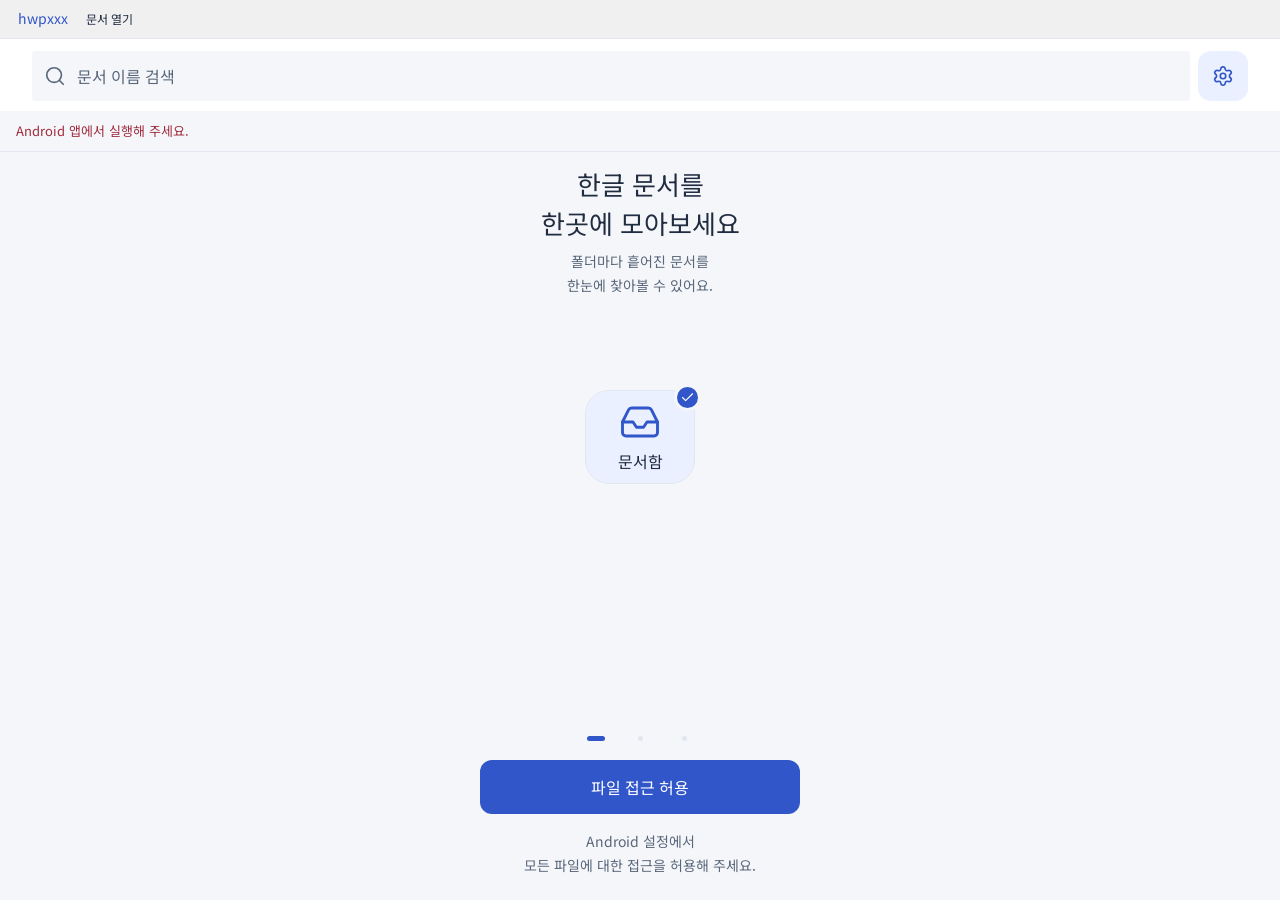
<file: app/src/main/assets/index.html>
<!doctype html><html lang="ko"><head><meta charset="utf-8"><meta name="viewport" content="width=device-width,initial-scale=1,maximum-scale=1,user-scalable=no"><meta name="color-scheme" content="light dark"><meta http-equiv="Content-Security-Policy" content="default-src 'none'; script-src 'self' 'wasm-unsafe-eval'; style-src 'self' 'unsafe-inline'; img-src 'self' data: blob:; font-src 'self'; connect-src 'self'; worker-src 'self'; frame-src 'none'; object-src 'none'; base-uri 'none'; form-action 'none'"><title>hwpxxx</title><link rel="stylesheet" href="app.css"><link rel="stylesheet" href="library.css"><link rel="stylesheet" href="native.css"><link rel="stylesheet" href="tablet.css"><link rel="stylesheet" href="desktop.css"><script src="icons.js" defer></script><script src="app.js" type="module"></script></head><body><div id="hwp-app"><div class="app"><main id="content"></main><div class="overlay" id="overlay" hidden><section id="sheet" class="sheet" role="dialog" aria-modal="true" aria-labelledby="sheet-title"></section></div><span id="announce" class="hwp-sr" aria-live="polite" aria-atomic="true"></span></div></div><div id="print-root" aria-hidden="true"></div></body></html>
</file>
<file: app/src/main/assets/app.css>
#hwp-app{--bg:light-dark(#f5f6fa,#141922);--surface:light-dark(#fff,#1e2530);--ink:light-dark(#202c40,#eaf0fa);--muted:light-dark(#59677b,#b0bdd0);--line:light-dark(#e1e6ef,#384456);--brand:light-dark(#3156c9,#b6c7ff);--onbrand:light-dark(#fff,#17264f);--soft:light-dark(#eaf0ff,#2b3a59);--danger:light-dark(#a12c3c,#ffb4bd);--paper:#fffefb;--paperink:#263247;--scrim:light-dark(#17254166,#00000099);font:14px/1.55 system-ui,-apple-system,"Noto Sans KR",sans-serif;color:var(--ink);color-scheme:light dark;padding:20px 4px}
#hwp-app *{box-sizing:border-box}#hwp-app [hidden]{display:none!important}#hwp-app button,#hwp-app input,#hwp-app select,#hwp-app textarea{font:inherit;color:inherit}#hwp-app button{border:0;background:transparent;padding:0}#hwp-app button:disabled{opacity:.4;cursor:default}#hwp-app button:focus-visible,#hwp-app input:focus-visible,#hwp-app select:focus-visible,#hwp-app textarea:focus-visible{outline:3px solid var(--brand);outline-offset:2px}
#hwp-app .app{width:100%;max-width:412px;margin:auto;position:relative;border:1px solid var(--line);border-radius:26px;background:var(--bg);overflow:hidden;box-shadow:0 12px 40px light-dark(#18223c12,#00000033)}#hwp-app .head{background:var(--surface);padding:22px 18px 14px}#hwp-app .row{display:flex;align-items:center;gap:8px;min-width:0}#hwp-app .between{justify-content:space-between}#hwp-app h1{font-size:25px;font-weight:500;line-height:1.3;margin:0;letter-spacing:-.7px}#hwp-app h2{font-size:19px;font-weight:500;margin:0 0 12px}#hwp-app h3{font-size:16px;font-weight:500;margin:20px 0 8px}#hwp-app p{margin:10px 0}#hwp-app strong{font-weight:500}
#hwp-app .primary,#hwp-app .secondary,#hwp-app .textbtn{min-height:48px;display:inline-flex;align-items:center;justify-content:center;gap:7px;padding:10px 14px;border-radius:12px;font-weight:500}#hwp-app .primary{background:var(--brand);color:var(--onbrand)}#hwp-app .secondary{background:var(--surface);border:1px solid var(--line)}#hwp-app .textbtn{color:var(--brand)}#hwp-app .icon{width:48px;height:48px;flex:none;display:inline-flex;align-items:center;justify-content:center;border-radius:10px}#hwp-app .icon[aria-pressed="true"]{background:var(--soft);color:var(--brand)}#hwp-app svg.lucide,#hwp-app i[data-lucide]{width:21px;height:21px;flex:none;pointer-events:none}#hwp-app .muted{color:var(--muted)}#hwp-app .small{font-size:12px}
#hwp-app .refresh{flex:none}#hwp-app .hint-once{animation:hwp-highlight 1s ease-in-out 2}@keyframes hwp-highlight{50%{box-shadow:0 0 0 5px var(--soft)}}
#hwp-app .search{display:flex;align-items:center;gap:9px;background:var(--bg);border-radius:13px;margin-top:18px;padding-left:12px;color:var(--muted);min-height:50px}#hwp-app .search input{border:0;min-width:0;width:100%;background:transparent;color:var(--ink);padding:12px 0;font-size:16px}#hwp-app .search input:focus,#hwp-app .search input:focus-visible{outline:none!important;border:0!important;box-shadow:none!important}#hwp-app .search input::placeholder{color:var(--muted)}#hwp-app .clear svg.lucide{width:24px;height:24px;stroke-width:2.5}#hwp-app .tools{padding:7px 14px;display:flex;align-items:center;justify-content:space-between;gap:4px;color:var(--muted);font-size:12px}#hwp-app .sort{min-height:48px;max-width:120px;border:0;background:var(--bg);padding:0 3px;border-radius:8px}
#hwp-app .library-scroll{height:480px;overflow:auto;overscroll-behavior:contain;padding:0 16px 18px;scrollbar-width:thin}#hwp-app .docs{display:grid;grid-template-columns:repeat(2,minmax(0,1fr));gap:12px}#hwp-app .doc{background:var(--surface);border:1px solid var(--line);border-radius:14px;overflow:hidden;min-width:0}#hwp-app .doc-open{display:block;width:100%;text-align:left}#hwp-app .thumb{height:110px;display:flex;align-items:flex-start;justify-content:center;padding:12px 12px 0;background:var(--soft);overflow:hidden}#hwp-app .mini{width:76px;height:108px;background:var(--paper);padding:12px 10px;color:var(--paperink);box-shadow:0 2px 8px #15294d18}#hwp-app .mini strong{font-size:8px;display:block;text-align:center;margin-bottom:9px}#hwp-app .mini span{display:block;height:2px;margin:5px 0;background:#b7c0ce}#hwp-app .mini span:nth-child(3n){width:72%}#hwp-app .mini-table{height:23px;border:1px solid #a6b5ca;background:repeating-linear-gradient(to bottom,transparent 0,transparent 7px,#c5ceda 7px,#c5ceda 8px);margin:8px 0}#hwp-app .pending-thumb{height:98px;display:flex;align-items:center;justify-content:center;color:var(--muted);font-size:12px}#hwp-app .doc-text{padding:10px 12px 0;min-width:0}#hwp-app .doc-name{display:-webkit-box;-webkit-line-clamp:2;-webkit-box-orient:vertical;overflow:hidden;overflow-wrap:anywhere;font-size:13px;line-height:1.5;min-height:39px;font-weight:500}#hwp-app .doc-path{color:var(--muted);font-size:12px;overflow:hidden;white-space:nowrap;text-overflow:ellipsis;margin-top:5px}#hwp-app .doc-ext{font-size:11px;color:var(--muted);padding:3px 12px 0}#hwp-app .doc-foot{display:flex;align-items:center;justify-content:space-between;padding:0 4px 3px 10px;color:var(--muted)}#hwp-app .star{color:var(--muted)}#hwp-app .star svg{fill:transparent;width:24px;height:24px}#hwp-app .star[aria-pressed="true"]{color:var(--brand);background:transparent}#hwp-app .star[aria-pressed="true"] svg{fill:var(--brand)}#hwp-app .file-info{min-width:48px;min-height:48px;padding:0 7px!important;font-size:12px;display:flex;align-items:center;gap:4px}
#hwp-app .docs[data-view="list"]{grid-template-columns:1fr}#hwp-app .docs[data-view="list"] .doc{position:relative;padding-right:50px}#hwp-app .docs[data-view="list"] .doc-open{display:flex;align-items:center;gap:2px;padding:10px 0 0 10px}#hwp-app .docs[data-view="list"] .thumb{width:51px;height:68px;flex:none;padding:8px 7px 0;border-radius:4px}#hwp-app .docs[data-view="list"] .mini{transform:scale(.48);transform-origin:top center}#hwp-app .docs[data-view="list"] .doc-text{flex:1;padding:0 8px;min-width:0}#hwp-app .docs[data-view="list"] .doc-name{min-height:0}#hwp-app .docs[data-view="list"] .doc-ext{display:none}#hwp-app .docs[data-view="list"] .doc-foot{padding:0 0 0 64px}#hwp-app .docs[data-view="list"] .star{position:absolute;right:0;top:25px}
#hwp-app .empty{text-align:center;max-width:270px;padding:65px 5px;margin:auto}#hwp-app .empty>svg{width:38px;height:38px;color:var(--muted);margin-bottom:14px}#hwp-app .empty strong{display:block;font-size:17px}#hwp-app .empty p{font-size:13px;color:var(--muted);margin-top:12px}#hwp-app .scan{display:flex;align-items:center;justify-content:space-between;padding:10px 16px;background:var(--soft);font-size:12px;gap:8px}#hwp-app .scan button{min-height:48px;color:var(--brand);padding:0 8px}
#hwp-app .nav{display:grid;grid-template-columns:repeat(3,1fr);padding:7px 8px 12px;background:var(--surface);border-top:1px solid var(--line)}#hwp-app .nav button{display:flex;flex-direction:column;align-items:center;justify-content:center;gap:4px;min-height:59px;font-size:12px;border-radius:12px;color:var(--muted)}#hwp-app .nav button[aria-current="page"]{color:var(--brand);background:var(--soft);font-weight:500}
#hwp-app .settings-body{height:566px;overflow:auto;padding:20px 18px}#hwp-app .settings-group{border:1px solid var(--line);background:var(--surface);border-radius:14px;overflow:hidden;margin-bottom:18px}#hwp-app .setting{min-height:76px;width:100%;display:flex;align-items:center;justify-content:space-between;gap:10px;text-align:left;padding:15px!important}#hwp-app .setting+.setting{border-top:1px solid var(--line)}#hwp-app .setting small{display:block;color:var(--muted);font-size:12px;margin-top:4px}#hwp-app select.field{appearance:auto}#hwp-app .theme{min-height:48px;border:1px solid var(--line);border-radius:9px;background:var(--surface);padding:5px;max-width:116px}
#hwp-app .reader{position:relative;height:714px;background:var(--bg)}#hwp-app .reader-top{position:absolute;z-index:2;top:0;left:0;right:0;background:var(--surface);border-bottom:1px solid var(--line);padding:8px;min-height:68px}#hwp-app .reader-name{flex:1;min-width:0;text-align:left;font-size:13px;padding:2px 0!important;min-height:48px;overflow-wrap:anywhere;display:-webkit-box;-webkit-line-clamp:2;-webkit-box-orient:vertical;overflow:hidden}#hwp-app .pdf{padding:8px 10px;min-height:48px;white-space:nowrap;display:flex;align-items:center;gap:5px;color:var(--brand);font-size:12px}#hwp-app .reader-scroll{height:100%;overflow:auto;overscroll-behavior:contain;padding:92px 18px 145px;scrollbar-width:thin;touch-action:pan-y pinch-zoom}#hwp-app .paper{min-height:650px;background:var(--paper);color:var(--paperink);box-shadow:0 3px 12px #192b4510;padding:32px 24px;font-size:13px;overflow-wrap:anywhere}#hwp-app .paper h2{text-align:center;font-size:20px;margin-bottom:28px;color:var(--paperink)}#hwp-app .paper h3{font-size:14px;color:var(--paperink);margin-top:25px}#hwp-app .paper p{margin:12px 0}#hwp-app .paper table{border-collapse:collapse;table-layout:fixed;width:100%;font-size:12px;margin:18px 0;color:var(--paperink)}#hwp-app .paper th,#hwp-app .paper td{padding:8px 6px;border:1px solid #b5c0d0;text-align:left;overflow-wrap:anywhere;font-weight:400}#hwp-app .paper th{background:#edf1f7;font-weight:500}#hwp-app .reader-bottom{position:absolute;z-index:2;bottom:0;left:0;right:0;background:var(--surface);border-top:1px solid var(--line);padding:6px 14px 10px}#hwp-app .page-label{font-size:12px;color:var(--muted)}#hwp-app .zoom{font-size:12px;min-height:48px;padding:0 9px;display:flex;align-items:center;gap:5px}#hwp-app .read-controls{transition:opacity 180ms ease;opacity:1}#hwp-app .reader.menus-hidden .read-controls{opacity:0;pointer-events:none}#hwp-app .edit-top{display:flex;align-items:center;gap:4px;flex-wrap:wrap;padding:8px;background:var(--surface);border-bottom:1px solid var(--line);position:absolute;z-index:3;top:0;left:0;right:0}#hwp-app .edit-top button{flex:1;white-space:nowrap;font-size:13px;padding:10px 7px}#hwp-app .edit-top button:first-child{flex:.7;background:var(--soft);color:var(--brand)}#hwp-app .edit-top button:last-child{flex:1.6}#hwp-app .edit-field{display:block;width:100%;resize:none;border:0;padding:0;background:transparent;color:var(--paperink);font-size:inherit;line-height:1.8;min-height:650px;outline-offset:7px}#hwp-app .edit-paper{padding:28px 22px}#hwp-app .reader.is-editing .reader-scroll{padding-top:88px;padding-bottom:30px}
#hwp-app .overlay{position:absolute;top:0;right:0;bottom:0;left:0;inset:0;z-index:5;display:flex;align-items:flex-end;background:var(--scrim)}#hwp-app .sheet{width:100%;background:var(--surface);padding:24px 20px;border-radius:24px 24px 0 0;max-height:95%;overflow:auto;box-shadow:0 -5px 25px #00000018}#hwp-app .sheet p{font-size:13px;color:var(--muted);line-height:1.65}#hwp-app .sheet-actions{display:flex;flex-wrap:wrap;gap:8px;margin-top:22px}#hwp-app .sheet-actions button{flex:1;min-width:80px}#hwp-app .sheet-actions.vertical{flex-direction:column}#hwp-app .benefit{display:grid;grid-template-columns:1fr 20px 1fr 20px 1fr;align-items:center;gap:2px;margin:24px 0 20px;color:var(--brand)}#hwp-app .benefit-step{min-width:0;text-align:center;font-size:11px;color:var(--muted)}#hwp-app .benefit-step>svg{display:block;width:30px;height:30px;margin:0 auto 9px;color:var(--brand)}#hwp-app .benefit-step strong{display:block;color:var(--ink);font-size:12px;margin-bottom:3px}#hwp-app .benefit>svg{width:16px;height:16px}#hwp-app .field-label{display:block;font-size:13px;margin:17px 0 7px}#hwp-app .field{display:block;min-width:0;width:100%;min-height:48px;border:1px solid var(--line);border-radius:10px;background:var(--bg);padding:10px 12px;font-size:16px}#hwp-app .name-entry{display:flex;align-items:center;gap:6px}#hwp-app .name-entry input{flex:1}#hwp-app .extension{flex:none;color:var(--muted)}#hwp-app .error{color:var(--danger)!important;font-size:12px;min-height:19px;margin-top:9px;overflow-wrap:anywhere}#hwp-app .fullpath{overflow-wrap:anywhere;font-size:13px}#hwp-app .info-grid{display:grid;grid-template-columns:52px 1fr;gap:12px 8px;font-size:13px;margin:20px 0}#hwp-app .info-grid dt{color:var(--muted)}#hwp-app .info-grid dd{margin:0;overflow-wrap:anywhere}#hwp-app .toast{position:absolute;z-index:8;bottom:92px;left:14px;right:14px;background:var(--ink);color:var(--surface);border-radius:12px;padding:13px 16px;font-size:13px;box-shadow:0 3px 16px #00000022;pointer-events:none}#hwp-app .reader-toast .toast{bottom:115px}
@media(max-width:355px){#hwp-app .head{padding:20px 14px 12px}#hwp-app .library-scroll{padding:0 10px 15px}#hwp-app .docs{gap:8px}#hwp-app .tools{padding:5px 9px}#hwp-app .paper{padding:28px 18px}#hwp-app .reader-scroll{padding-left:12px;padding-right:12px}#hwp-app .sheet{padding:22px 16px}#hwp-app .reader-top{gap:3px}#hwp-app .reader-name{font-size:12px}}
@media(prefers-reduced-motion:reduce){#hwp-app .read-controls{transition:none}#hwp-app .hint-once{animation:none}}
#hwp-app .reader-top{padding:8px 12px 12px}
#hwp-app .reader-title{flex:1;min-width:0}
#hwp-app .reader-title .reader-name{display:-webkit-box;min-height:0;width:100%;font-size:14px;text-align:left}
#hwp-app .reader-title .page-label{display:block;margin-top:3px}
#hwp-app .reading-actions{display:grid;grid-template-columns:repeat(2,minmax(0,1fr));gap:10px;margin-top:8px}
#hwp-app .reading-actions button{width:100%;min-height:48px;font-size:14px}
#hwp-app .reader-scroll{padding-top:150px;padding-bottom:24px}
#hwp-app .edit-top{display:grid;grid-template-columns:repeat(3,minmax(0,1fr));gap:6px;padding:10px 12px}
#hwp-app .edit-top button,#hwp-app .edit-top button:first-child,#hwp-app .edit-top button:last-child{min-width:0;min-height:56px;white-space:normal;line-height:1.4;font-size:13px;padding:8px 6px;background:transparent;color:var(--ink)}
#hwp-app .edit-top [data-action="save"]:not(:disabled){background:var(--brand);color:var(--onbrand)}
#hwp-app .edit-top button[data-action="save-as"]{background:var(--soft);color:var(--brand)}
#hwp-app .edit-top button{word-break:keep-all;overflow-wrap:normal}
#hwp-app .edit-top button:disabled{background:transparent;color:var(--muted);opacity:.5}
#hwp-app .edit-field:focus,#hwp-app .edit-field:focus-visible{outline:none;box-shadow:none}
#hwp-app .read-controls{transition:opacity 180ms ease}
#hwp-app.reader-toast .toast{bottom:24px}
#hwp-app .hwp-sr{position:absolute;width:1px;height:1px;margin:-1px;padding:0;overflow:hidden;clip-path:inset(50%);white-space:nowrap;border:0;pointer-events:none}
#hwp-app .reader-top{padding:6px 10px;min-height:60px}
#hwp-app .edit-trigger{width:48px;height:48px;flex:none;display:flex;align-items:center;justify-content:center;color:var(--brand);border-radius:12px}
#hwp-app .edit-trigger svg{width:22px;height:22px}
#hwp-app .reader-scroll{padding-bottom:16px}
#hwp-app .doc-open{-webkit-touch-callout:none;user-select:none}
#hwp-app .doc-foot .more-trigger{color:var(--muted)}
#hwp-app .context-overlay{align-items:flex-start;justify-content:flex-end;padding:14px}
#hwp-app .context-overlay .sheet{position:absolute;right:14px;width:248px;max-width:calc(100% - 28px);max-height:calc(100% - 28px);padding:10px;border-radius:18px}
#hwp-app .context-overlay h2{font-size:13px;color:var(--muted);padding:5px 8px 0;margin-bottom:5px}
#hwp-app .context-file{padding:0 8px 12px;margin:0!important;overflow-wrap:anywhere;display:-webkit-box;-webkit-line-clamp:2;-webkit-box-orient:vertical;overflow:hidden;font-size:13px!important;color:var(--ink)!important;border-bottom:1px solid var(--line)}
#hwp-app .context-overlay .sheet-actions{display:block;margin:8px 0 0}
#hwp-app .context-item{display:flex;align-items:center;justify-content:flex-start;gap:12px;min-height:52px;width:100%;padding:10px 12px;border-radius:10px;text-align:left}
#hwp-app .context-item:active{background:var(--soft)}
#hwp-app .library-pane{position:relative;padding-right:16px}
#hwp-app .library-pane .library-scroll{padding-right:7px;scrollbar-width:none}
#hwp-app .library-scroll::-webkit-scrollbar{display:none}
#hwp-app .library-rail{position:absolute;right:0;top:8px;bottom:12px;width:20px;touch-action:none}
#hwp-app .library-rail::before{content:"";position:absolute;right:7px;top:0;bottom:0;width:4px;border-radius:4px;background:var(--line)}
#hwp-app .library-scroll-thumb{position:absolute;right:0;top:0;width:20px;min-height:48px;border-radius:8px;touch-action:none}
#hwp-app .library-scroll-thumb::before{content:"";position:absolute;right:7px;top:6px;bottom:6px;width:4px;border-radius:4px;background:var(--muted);opacity:.55}
#hwp-app .library-scroll-thumb:active::before{opacity:.9}
#hwp-app .library-scroll-thumb:disabled{opacity:1}
#hwp-app .folder-overlay .sheet{position:absolute;top:12px;right:10px;bottom:12px;left:10px;inset:12px 10px;width:auto;height:auto;max-height:none;padding:0;border-radius:24px;display:flex;flex-direction:column;overflow:hidden;background:var(--surface)}
#hwp-app .folder-head{padding:18px 18px 8px;flex:none}
#hwp-app .folder-head h2{margin:0;font-size:23px;letter-spacing:-.6px;flex:1;min-width:0}
#hwp-app .folder-head .row{gap:2px}
#hwp-app .folder-path{padding:6px 14px 0;display:flex;align-items:center;flex-wrap:wrap;gap:2px;min-height:54px;flex:none}
#hwp-app .storage-pill{background:var(--bg);border-radius:20px;min-height:42px;padding:8px 13px;font-weight:500;font-size:13px;display:flex;align-items:center;gap:6px}
#hwp-app .crumb{min-height:44px;padding:8px 7px;font-size:13px;overflow-wrap:anywhere;text-align:left}
#hwp-app .folder-path .crumb{max-width:140px;white-space:nowrap;overflow:hidden;text-overflow:ellipsis;overflow-wrap:normal}
#hwp-app .crumb-separator{width:13px;height:13px;color:var(--muted)}
#hwp-app .folder-search{display:flex;align-items:center;gap:8px;margin:12px 0 2px;padding:0 3px 0 12px;background:var(--bg);border-radius:12px}
#hwp-app .folder-search input{width:100%;min-width:0;background:transparent;border:0;font-size:16px;padding:11px 0}
#hwp-app .folder-order{display:flex;align-items:center;justify-content:flex-end;padding:0 16px;min-height:48px;flex:none;color:var(--muted);gap:2px}
#hwp-app .folder-order select{background:var(--surface);color:var(--muted);border:0;min-height:48px;max-width:110px;padding:6px;font-size:12px}
#hwp-app .folder-list{overflow:auto;flex:1;min-height:0;overscroll-behavior:contain;padding:0 18px;scrollbar-width:thin}
#hwp-app .folder-row{display:flex;align-items:center;gap:14px;width:100%;min-height:82px;text-align:left;padding:12px 0;border-radius:2px}
#hwp-app .folder-row+.folder-row{border-top:1px solid var(--line)}
#hwp-app .folder-row>svg{width:35px;height:35px;color:light-dark(#c18b00,#ffd36a);fill:light-dark(#ffe3a0,#675322);stroke-width:1.6}
#hwp-app .folder-row-text{flex:1;min-width:0}
#hwp-app .folder-row-name{display:-webkit-box;-webkit-line-clamp:2;-webkit-box-orient:vertical;overflow:hidden;overflow-wrap:anywhere;font-size:17px;font-weight:400;line-height:1.4}
#hwp-app .folder-row-date{display:block;color:var(--muted);font-size:12px;margin-top:5px}
#hwp-app .folder-count{flex:none;color:var(--muted);font-size:12px;min-width:25px;text-align:right}
#hwp-app .folder-empty{text-align:center;color:var(--muted);padding:46px 8px;font-size:13px}
#hwp-app .folder-footer{flex:none;padding:13px 18px 18px;background:var(--surface);border-top:1px solid var(--line)}
#hwp-app .moving-file{display:flex;align-items:center;gap:8px;min-height:34px;font-size:12px;color:var(--muted);margin-bottom:10px}
#hwp-app .moving-file span{display:-webkit-box;-webkit-line-clamp:2;-webkit-box-orient:vertical;overflow:hidden;overflow-wrap:anywhere;min-width:0}
#hwp-app .folder-footer .sheet-actions{margin:0}
#hwp-app .folder-footer .primary{white-space:normal;font-size:14px}
#hwp-app .folder-footer .primary:disabled{background:var(--bg);color:var(--muted);opacity:.55}
#hwp-app .folder-create{margin:8px 18px 12px;padding:12px;background:var(--bg);border-radius:12px;flex:none}
#hwp-app .folder-create label{display:block;font-size:12px;margin-bottom:6px}
#hwp-app .folder-create .row{flex-wrap:wrap;margin-top:8px;justify-content:flex-end}
#hwp-app .folder-create .error{margin:5px 0 0;min-height:0}
#hwp-app .folder-footer>.error:empty{display:none}
@media(max-width:355px){#hwp-app .folder-head{padding:16px 12px 6px}#hwp-app .folder-head h2{font-size:21px}#hwp-app .folder-list{padding:0 14px}#hwp-app .folder-footer{padding:12px 14px 16px}#hwp-app .folder-path{padding-left:8px;padding-right:8px}}
</file>
<file: app/src/main/assets/library.css>
/* Library, file-access intro and dialogs, ported from design/latest-inline-fragment.html (2026-10-18).
   Generated by scripts/make_library_css.py; edit the overrides at the end of native.css instead. */
#hwp-app{--hw-bg:var(--bg);--hw-surface:var(--surface);--hw-ink:var(--ink);--hw-muted:var(--muted);--hw-line:var(--line);--hw-brand:var(--brand);--hw-onbrand:var(--onbrand);--hw-soft:var(--soft);--hw-scrim:var(--scrim)}
#hwp-app .hw-screen{height:100%;display:flex;flex-direction:column;min-height:0}
#hwp-app :is(.hw-screen,.hw-dialog) button,#hwp-app :is(.hw-screen,.hw-dialog) input,#hwp-app :is(.hw-screen,.hw-dialog) select{font:inherit;color:inherit}
#hwp-app :is(.hw-screen,.hw-dialog) button{border:0;background:transparent;padding:0;touch-action:manipulation}
#hwp-app :is(.hw-screen,.hw-dialog) svg{width:22px;height:22px;flex:none;stroke-width:1.8;pointer-events:none}
#hwp-app .hw-icon{width:48px;height:48px;display:inline-flex;align-items:center;justify-content:center;border-radius:12px;flex:none}
#hwp-app .hw-header{display:flex;align-items:center;gap:8px;padding:12px 12px 10px 16px;background:var(--hw-surface);flex:none}
#hwp-app .hw-search{height:50px;display:flex;align-items:center;gap:9px;padding-left:12px;background:var(--hw-bg);color:var(--hw-muted);border-radius:13px;min-width:0;flex:1}
#hwp-app .hw-search input{border:0;background:transparent;outline:none;min-width:0;width:100%;font-size:16px;height:100%;color:var(--hw-ink)}
#hwp-app .hw-search input::placeholder{color:var(--hw-muted)}
#hwp-app .hw-search input::-webkit-search-cancel-button{display:none}
#hwp-app .hw-search .hw-clear{width:44px;height:48px}
#hwp-app .hw-header .hw-settings{width:50px;height:50px;background:var(--hw-soft);color:var(--hw-brand);border-radius:13px}
#hwp-app .hw-tools{display:flex;justify-content:space-between;align-items:center;gap:4px;padding:7px 14px;font-size:12px;color:var(--hw-muted);flex:none}
#hwp-app .hw-sort-tools{display:flex;gap:6px;align-items:center;min-width:0}
#hwp-app .hw-sort-tools select{border:0;background:var(--hw-bg);font-size:12px;max-width:115px;min-height:48px;border-radius:8px}
#hwp-app .hw-doc-area{position:relative;flex:1;min-height:0}
#hwp-app .hw-doc-scroll{height:100%;overflow:auto;overscroll-behavior:contain;padding:0 16px 20px;scrollbar-width:none}
#hwp-app .hw-doc-scroll::-webkit-scrollbar{display:none}
#hwp-app .hw-docs{display:grid;grid-template-columns:repeat(2,minmax(0,1fr));gap:12px}
#hwp-app .hw-doc{position:relative;min-width:0;background:var(--hw-surface);border:1px solid var(--hw-line);border-radius:14px;overflow:hidden}
#hwp-app .hw-doc .hw-open{display:block;width:100%;text-align:left;min-width:0}
#hwp-app .hw-thumb{height:110px;overflow:hidden;background:#fff;position:relative}
#hwp-app .hw-doc-text{padding:10px 12px 10px;min-width:0}
#hwp-app .hw-name{font-size:13px;line-height:1.5;font-weight:500;display:-webkit-box;-webkit-line-clamp:2;-webkit-box-orient:vertical;overflow:hidden;overflow-wrap:anywhere;min-height:39px}
#hwp-app .hw-path{font-size:12px;color:var(--hw-muted);margin-top:5px;white-space:nowrap;overflow:hidden;text-overflow:ellipsis}
#hwp-app .hw-ext{font-size:11px;color:var(--hw-muted);padding-top:3px}
#hwp-app .hw-star{position:absolute;top:4px;left:4px;width:48px;height:48px;display:flex;align-items:center;justify-content:center;z-index:1;isolation:isolate;color:var(--hw-muted);border-radius:50%}
#hwp-app .hw-star::before{content:"";position:absolute;inset:6px;border-radius:50%;background:var(--hw-surface);box-shadow:0 1px 5px #00000026;z-index:-1}
#hwp-app .hw-star svg{width:24px;height:24px;fill:transparent}
#hwp-app .hw-star[aria-pressed=true]{color:var(--hw-brand)}
#hwp-app .hw-star[aria-pressed=true] svg{fill:currentColor}
#hwp-app .hw-docs[data-view=list]{grid-template-columns:1fr}
#hwp-app .hw-docs[data-view=list] .hw-doc{padding-left:56px}
#hwp-app .hw-docs[data-view=list] .hw-doc-text{padding:12px 12px 12px 4px}
#hwp-app .hw-docs[data-view=list] .hw-name{min-height:0}
#hwp-app .hw-docs[data-view=list] .hw-ext{display:none}
#hwp-app .hw-docs[data-view=list] .hw-star{top:50%;transform:translateY(-50%)}
#hwp-app .hw-docs[data-view=list] .hw-star::before{display:none}
#hwp-app .hw-rail{position:absolute;right:4px;top:6px;bottom:12px;width:4px;background:var(--hw-line);border-radius:4px}
#hwp-app .hw-rail-thumb{position:absolute;top:0;left:-4px;width:12px;height:100px;border-radius:6px;background:transparent;touch-action:none}
#hwp-app .hw-rail-thumb::after{content:"";position:absolute;top:0;bottom:0;left:4px;width:4px;border-radius:4px;background:var(--hw-muted);opacity:.65}
#hwp-app .hw-empty{text-align:center;padding:66px 4px 30px;margin:auto;max-width:286px;color:var(--hw-muted)}
#hwp-app .hw-empty>svg{width:38px;height:38px;display:block;margin:0 auto 16px;color:var(--hw-muted)}
#hwp-app .hw-empty strong{font-size:17px;color:var(--hw-ink);font-weight:500;display:block}
#hwp-app .hw-permission-copy{font-size:13px;line-height:1.85;word-break:keep-all;overflow-wrap:anywhere;margin-top:12px}
#hwp-app .hw-permission-copy span{display:block}
#hwp-app .hw-permission-copy span:last-child{margin-top:10px}
#hwp-app .hw-doc-scroll.hw-access-empty{display:flex;flex-direction:column;padding:0 20px 22px}
#hwp-app .hw-empty.hw-permission-intro{width:100%;max-width:320px;height:100%;min-height:540px;margin:0 auto;padding:26px 0 0;display:flex;flex-direction:column}
#hwp-app .hw-permission-intro h2{margin:0;color:var(--hw-ink);font-size:24px;line-height:1.45;font-weight:500;word-break:keep-all}
#hwp-app .hw-permission-intro .hw-permission-copy{font-size:16px;line-height:1.8;margin-top:18px}
#hwp-app .hw-permission-intro .hw-permission-copy span:last-child{margin-top:0}
#hwp-app .hw-permission-intro .hw-main-button{font-size:16px;min-height:54px}
#hwp-app .hw-permission-intro .hw-permission-note{font-size:14px;line-height:1.7;margin:16px 0 0;word-break:keep-all}
#hwp-app .hw-collection{flex:1;min-height:260px;position:relative;display:grid;place-items:center;width:100%;margin:0;text-align:left}
#hwp-app .hw-onboarding{flex:1;width:100%;min-height:340px;display:grid;position:relative}
#hwp-app .hw-intro-slide{grid-area:1/1;min-height:340px;width:100%;display:flex;flex-direction:column;align-items:center;justify-content:center;gap:12px;opacity:0;pointer-events:none;transform:translateY(8px);transition:opacity .34s ease,transform .34s ease}
#hwp-app .hw-intro-slide.hw-intro-active{opacity:1;transform:translateY(0)}
#hwp-app .hw-intro-slide h2{font-size:26px;line-height:1.5}
#hwp-app .hw-intro-slide .hw-collection{flex:none;min-height:0;height:264px;width:100%;display:block}
#hwp-app .hw-collect-scene{position:relative;width:100%;height:264px;isolation:isolate}
#hwp-app .hw-collect-destination{position:absolute;left:50%;top:50%;transform:translate(-50%,-50%);width:110px;height:94px;border:1px solid var(--hw-line);background:var(--hw-soft);border-radius:24px;display:flex;flex-direction:column;align-items:center;justify-content:center;gap:6px;z-index:3;color:var(--hw-brand)}
#hwp-app .hw-collect-destination>svg{width:42px;height:42px;stroke-width:1.65}
#hwp-app .hw-collect-title{font-size:16px;font-weight:500;color:var(--hw-ink)}
#hwp-app .hw-collect-check{position:absolute;right:-7px;top:-7px;width:27px;height:27px;display:grid;place-items:center;border:3px solid var(--hw-bg);border-radius:50%;background:var(--hw-brand);color:var(--hw-onbrand);opacity:0;transform:scale(.7);transition:opacity .2s,transform .2s}
#hwp-app .hw-collect-check svg{width:15px;height:15px}
#hwp-app .hw-collected .hw-collect-check{opacity:1;transform:scale(1)}
#hwp-app .hw-anim-sheet{position:absolute;top:0;left:0;width:40px;height:50px;display:flex;flex-direction:column;align-items:center;justify-content:center;gap:3px;border:1px solid var(--hw-line);border-radius:9px;background:var(--hw-surface);color:var(--hw-brand);box-shadow:0 3px 9px #00000012;z-index:2;pointer-events:none;transform-origin:center}
#hwp-app .hw-anim-sheet svg{width:23px;height:23px;stroke-width:1.5}
#hwp-app .hw-anim-sheet small{font-size:11px;line-height:13px}
#hwp-app .hw-modal-layer{position:absolute;top:0;right:0;bottom:0;left:0;inset:0;z-index:10;background:var(--hw-scrim);display:flex;align-items:center;justify-content:center;padding:16px}
#hwp-app .hw-dialog{width:100%;max-height:calc(100% - 24px);overflow:auto;background:var(--hw-surface);border-radius:22px;padding:20px;box-shadow:0 12px 30px #00000020}
#hwp-app .hw-dialog h2{font-size:18px;font-weight:500;margin:0 0 16px}
#hwp-app .hw-dialog p{font-size:13px;color:var(--hw-muted);line-height:1.8;margin:12px 0;word-break:keep-all;overflow-wrap:anywhere}
#hwp-app .hw-setting-group{border:1px solid var(--hw-line);border-radius:14px;overflow:hidden;margin:0 0 12px}
#hwp-app .hw-setting{min-height:68px;width:100%;display:flex;align-items:center;gap:10px;padding:12px!important;text-align:left}
#hwp-app .hw-setting+.hw-setting{border-top:1px solid var(--hw-line)}
#hwp-app .hw-setting-copy{flex:1;min-width:0;overflow-wrap:anywhere;word-break:keep-all}
#hwp-app .hw-setting-copy strong{font-size:14px;font-weight:500}
#hwp-app .hw-setting-copy small{display:block;color:var(--hw-muted);font-size:12px;line-height:1.6;margin-top:4px}
#hwp-app .hw-theme{min-height:48px;padding:5px;border:1px solid var(--hw-line);background:var(--hw-surface);border-radius:9px;max-width:108px;flex:none}
#hwp-app .hw-main-button{min-height:48px;width:100%;padding:10px 12px!important;border-radius:12px;background:var(--hw-brand)!important;color:var(--hw-onbrand)!important;display:flex;align-items:center;justify-content:center;font-weight:500}
#hwp-app .hw-dialog-actions{display:flex;gap:8px;margin-top:20px}
#hwp-app .hw-dialog-actions button{flex:1}
#hwp-app .hw-sub-button{min-height:48px;padding:10px 12px!important;border-radius:12px;background:var(--hw-bg)!important;color:var(--hw-ink)!important}
#hwp-app .hw-permission-needed{animation:hw-permission-glow 2.8s ease-in-out infinite}
@keyframes hw-permission-glow{0%,100%{box-shadow:inset 0 0 0 1px #3156c91a,0 0 2px #3156c91a}50%{box-shadow:inset 0 0 0 1px #6f92e899,0 0 10px #6f92e855}}
#hwp-app .hw-menu-action{display:flex;align-items:center;gap:12px;min-height:50px;width:100%;padding:10px!important;text-align:left;border-radius:10px}
#hwp-app .hw-menu-action[data-act=delete]{color:light-dark(#a12c3c,#ffb4bd)}
#hwp-app .hw-dialog label{font-size:12px;color:var(--hw-muted);display:block;margin-top:12px}
#hwp-app .hw-dialog label.hw-setting{display:flex;margin-top:0;color:var(--hw-ink)}
#hwp-app .hw-dialog-header{display:flex;align-items:center;gap:6px;margin:-4px -4px 16px}
#hwp-app .hw-dialog-header h2{flex:1;margin:0;font-size:20px;min-width:0}
#hwp-app .hw-dialog-header .hw-icon{width:44px;height:44px;border-radius:12px;flex:none}
#hwp-app .hw-theme-group{padding:14px}
#hwp-app .hw-theme-group h3{margin:0 0 12px;font-size:15px;font-weight:500}
#hwp-app .hw-theme-options{display:grid;grid-template-columns:repeat(3,minmax(0,1fr));gap:6px}
#hwp-app .hw-theme-options button{min-height:70px;border-radius:12px;display:flex;flex-direction:column;align-items:center;justify-content:center;gap:7px;font-size:13px;background:var(--hw-bg);color:var(--hw-muted)}
#hwp-app .hw-theme-options button svg{width:22px;height:22px}
#hwp-app .hw-theme-options button[aria-pressed=true]{background:var(--hw-soft);color:var(--hw-brand);box-shadow:inset 0 0 0 1px var(--hw-brand)}
#hwp-app .hw-dialog .hw-setting{font-size:16px;min-height:60px}
#hwp-app .hw-dialog .hw-setting>svg{flex:none}
#hwp-app .hw-help-item h3{font-size:16px;margin:18px 0 6px;font-weight:500}
#hwp-app .hw-dialog .hw-help-item p{margin:0;font-size:14px;line-height:1.8}
#hwp-app .hw-about-brand{display:flex;align-items:center;gap:12px;margin:4px 0 20px;font-size:23px;font-weight:500}
#hwp-app .hw-about-brand svg{width:34px;height:34px;color:var(--hw-brand)}
#hwp-app .hw-dialog .hw-about-copy{font-size:14px;line-height:1.9}
#hwp-app .hw-dialog details{font-size:14px;line-height:1.9;margin-top:16px}
#hwp-app .hw-dialog summary{min-height:44px;line-height:44px}
#hwp-app .hw-dialog:focus-visible{outline-offset:3px}
#hwp-app .hw-dialog .hw-text-input{width:100%;min-height:48px;padding:10px;border:1px solid var(--hw-line);border-radius:10px;background:var(--hw-bg);font-size:16px;margin-top:6px}
#hwp-app .hw-sr{position:absolute;width:1px;height:1px;overflow:hidden;clip-path:inset(50%);white-space:nowrap}
@media(max-width:355px){#hwp-app .hw-doc-scroll{padding-left:10px;padding-right:10px}#hwp-app .hw-docs{gap:8px}#hwp-app .hw-dialog{padding:16px}}
@media(prefers-reduced-motion:reduce){#hwp-app .hw-permission-needed{animation:none;box-shadow:inset 0 0 0 1px #6f92e888,0 0 5px #6f92e833}}
#hwp-app .hw-intro-slide{gap:8px;transform:none;transition:opacity .34s ease}
#hwp-app .hw-intro-slide h2{margin:0;font-size:25px;line-height:1.5;font-weight:500;color:var(--hw-ink)}
#hwp-app .hw-intro-subtitle{margin:0;font-size:14px;line-height:1.7;color:var(--hw-muted);word-break:keep-all}
#hwp-app .hw-flat-scene{position:relative;width:100%;height:248px;isolation:isolate;overflow:hidden;overflow:clip}
#hwp-app .hw-intro-pager{display:flex;justify-content:center;align-items:center;gap:0;flex:none;margin:0 auto 0;height:44px}
#hwp-app .hw-intro-dot{width:44px;height:44px;display:grid;place-items:center;border:0;background:transparent;padding:0!important}
#hwp-app .hw-intro-dot::after{content:"";display:block;width:5px;height:5px;background:var(--hw-line);border-radius:8px;transition:width .24s,background .24s}
#hwp-app .hw-intro-dot[aria-pressed=true]::after{width:18px;background:var(--hw-brand)}
#hwp-app .hw-permission-intro{padding-top:12px!important}
@media(prefers-reduced-motion:reduce){#hwp-app .hw-intro-slide,#hwp-app .hw-intro-dot::after{transition:none}}
#hwp-app [data-slide="0"] h2{font-size:26px;line-height:1.5}
#hwp-app .hw-security-top-copy{margin:0}
#hwp-app .hw-alternating-free{height:300px}
#hwp-app .hw-free-stage{position:absolute;left:50%;top:50%;transform:translate(-50%,-50%);width:100%;display:flex;flex-direction:column;align-items:center;gap:26px;color:var(--hw-brand)}
#hwp-app .hw-free-price-stage{opacity:0}
#hwp-app .hw-large-ad{position:relative;width:174px;height:122px;display:block}
#hwp-app .hw-ad-letter{position:absolute;top:0;right:0;bottom:0;left:0;inset:0;display:grid;place-items:center;font-size:88px;line-height:122px;font-weight:500;letter-spacing:-.03em}
#hwp-app .hw-ad-upper{clip-path:polygon(0 0,100% 0,100% 8%,0 92%)}
#hwp-app .hw-ad-lower{clip-path:polygon(0 92%,100% 8%,100% 100%,0 100%)}
#hwp-app .hw-large-zero{height:122px;display:flex;align-items:baseline;justify-content:center;gap:5px;font-size:88px;line-height:122px;font-weight:500;letter-spacing:-.03em}
#hwp-app .hw-large-zero>span{font-size:32px;line-height:1;letter-spacing:0}
#hwp-app .hw-center-label{font-size:20px;line-height:30px;font-weight:500;color:var(--hw-ink);white-space:nowrap}
#hwp-app .hw-security-art-scene{height:250px}
#hwp-app .hw-security-art{position:absolute;left:50%;top:50%;transform:translate(-50%,-50%);color:var(--hw-brand);pointer-events:none}
#hwp-app .hw-security-art svg{display:block;width:100%!important;height:100%!important;stroke-width:1.35}
#hwp-app .hw-circle-art{--hw-ban-diameter:232px;--hw-ban-row-width:208px;--hw-ban-row-height:72px;--hw-ban-type-size:28px;--hw-ban-icon-size:32px;--hw-ban-gap:14px;--hw-ban-ring:2px;--hw-ban-line:2.5px;--hw-ban-angle:-45deg;width:var(--hw-ban-diameter);height:var(--hw-ban-diameter);display:grid;place-items:center}
#hwp-app .hw-circle-mode-filled{--hw-ban-diameter:220px;--hw-ban-row-width:188px;--hw-ban-row-height:68px;--hw-ban-icon-size:30px;--hw-ban-gap:12px;--hw-ban-ring:3px;--hw-ban-line:3.2px}
#hwp-app .hw-circle-wash{position:absolute;top:0;right:0;bottom:0;left:0;inset:0;border-radius:50%;background:transparent}
#hwp-app .hw-circle-mode-filled .hw-circle-wash{background:color-mix(in srgb,var(--hw-soft) 50%,var(--hw-bg))}
#hwp-app .hw-circle-pill{position:relative;width:var(--hw-ban-row-width);height:var(--hw-ban-row-height);display:flex;align-items:center;justify-content:center;border:1px solid var(--hw-line);border-radius:20px;background:var(--hw-soft);z-index:1}
#hwp-app .hw-circle-mode-filled .hw-circle-pill{background:var(--hw-bg);border-color:color-mix(in srgb,var(--hw-brand) 24%,var(--hw-bg))}
#hwp-app .hw-circle-upload-group{display:inline-flex;align-items:center;justify-content:center;gap:var(--hw-ban-gap);color:var(--hw-brand)}
#hwp-app .hw-circle-upload{width:var(--hw-ban-icon-size);height:var(--hw-ban-icon-size);display:block;flex:none}
#hwp-app .hw-circle-upload svg{stroke-width:1.4}
#hwp-app .hw-circle-word{font-size:var(--hw-ban-type-size);line-height:42px;font-weight:500;letter-spacing:-.03em;white-space:nowrap}
#hwp-app .hw-circle-ring{position:absolute;top:0;right:0;bottom:0;left:0;inset:0;border:var(--hw-ban-ring) solid var(--hw-brand);border-radius:50%;z-index:2}
#hwp-app .hw-circle-slash{position:absolute;left:50%;top:50%;width:calc(var(--hw-ban-diameter) - 3px);height:var(--hw-ban-line);transform:translate(-50%,-50%) rotate(var(--hw-ban-angle));z-index:3}
#hwp-app .hw-circle-stroke{display:block;width:100%;height:100%;border-radius:8px;background:var(--hw-brand);box-shadow:0 0 0 1.5px var(--hw-bg)}
#hwp-app :is(.hw-screen,.hw-dialog) svg{width:22px!important;height:22px!important}
#hwp-app .hw-star svg{width:24px!important;height:24px!important}
#hwp-app .hw-clear svg{width:25px!important;height:25px!important}
#hwp-app .hw-collect-destination>svg{width:42px!important;height:42px!important}
#hwp-app .hw-collect-check svg{width:15px!important;height:15px!important}
#hwp-app .hw-anim-sheet svg{width:23px!important;height:23px!important}
#hwp-app .hw-circle-upload svg{width:100%!important;height:100%!important}
#hwp-app .hw-circle-mode-filled{--hw-ban-ring:6px;--hw-ban-line:6px}
#hwp-app .hw-circle-slash{width:calc(var(--hw-ban-diameter) - var(--hw-ban-ring))}
#hwp-app .hw-circle-stroke{box-shadow:none}
#hwp-app .hw-library-menu .hw-menu-action{min-height:56px;font-size:16px;gap:14px}
#hwp-app .hw-library-menu .hw-dialog-header{align-items:flex-start;margin-bottom:4px}
#hwp-app .hw-library-menu .hw-dialog-header h2{padding-top:7px;line-height:1.5;overflow-wrap:anywhere;font-size:16px}
#hwp-app .hw-form-name{display:flex;align-items:center;gap:8px}
#hwp-app .hw-form-name input{flex:1;min-width:0}
#hwp-app .hw-file-extension{font-size:14px;color:var(--hw-muted);padding-top:4px;flex:none}
#hwp-app .hw-location-control{display:flex;width:100%;gap:10px;align-items:center;margin-top:7px;padding:12px!important;border:1px solid var(--hw-line);border-radius:12px;font-size:14px;text-align:left}
#hwp-app .hw-location-control>span{flex:1;min-width:0;white-space:nowrap;overflow:hidden;text-overflow:ellipsis}
#hwp-app .hw-info-list{display:grid;grid-template-columns:58px minmax(0,1fr);gap:14px 12px;font-size:14px;margin:20px 0 4px}
#hwp-app .hw-info-list dt{color:var(--hw-muted)}
#hwp-app .hw-info-list dd{margin:0;overflow-wrap:anywhere;word-break:break-word}
#hwp-app .hw-folder-dialog{height:540px;display:flex;flex-direction:column;padding:18px}
#hwp-app .hw-folder-dialog .hw-dialog-header{flex:none}
#hwp-app .hw-folder-path{font-size:12px;line-height:1.7;overflow-wrap:anywhere;color:var(--hw-muted);margin:4px 0 12px}
#hwp-app .hw-folder-list{flex:1;min-height:0;overflow:auto}
#hwp-app .hw-folder-row{width:100%;display:flex;align-items:center;gap:12px;min-height:64px;padding:10px 4px!important;text-align:left;border-bottom:1px solid var(--hw-line)}
#hwp-app .hw-folder-row>svg:first-child{color:var(--hw-brand);width:27px!important;height:27px!important;flex:none}
#hwp-app .hw-folder-row>span{flex:1;min-width:0;overflow-wrap:anywhere;font-size:15px}
#hwp-app .hw-folder-row>svg:last-child{width:18px!important;height:18px!important;color:var(--hw-muted)}
#hwp-app .hw-folder-dialog .hw-dialog-actions{flex:none;margin-top:12px}
#hwp-app .hw-main-button:disabled{opacity:.4}
#hwp-app .hw-intro-slide{justify-content:flex-start;gap:8px}
#hwp-app .hw-intro-slide h2{font-size:26px;line-height:1.5;margin:0;font-weight:500}
#hwp-app .hw-intro-slide .hw-intro-subtitle{font-size:14px;line-height:1.7;margin:0;font-weight:400}
#hwp-app .hw-intro-slide .hw-flat-scene{height:264px;flex:none}
#hwp-app .hw-intro-slide{transition:none!important;transform:none!important}


#hwp-app .termux-settings>h3,#hwp-app .termux-settings>p,#hwp-app .termux-settings>.row{margin:12px 16px}
#hwp-app .termux-settings .textbtn{padding:8px;white-space:nowrap}
</file>
<file: app/src/main/assets/native.css>
@font-face{font-family:OfflineNoto;src:url('fonts/NotoSansKR-Regular.ttf') format('truetype');font-weight:100 900;font-display:swap}
html,body{margin:0;height:100%;overflow:hidden;background:#f5f6fa;overscroll-behavior:none}button,input,select,textarea{-webkit-tap-highlight-color:transparent}
#hwp-app{padding:0;height:100%;font-family:system-ui,OfflineNoto,sans-serif}
#hwp-app .app{max-width:none;width:100%;height:100%;border:0;border-radius:0;box-shadow:none;display:flex;flex-direction:column}
#content{height:100%;min-height:0;display:flex;flex-direction:column}
#hwp-app .head{flex:none;padding-top:18px}#hwp-app h1{font-size:26px;font-weight:600}
#hwp-app .library-pane{flex:1;min-height:0}#hwp-app .library-scroll{height:100%}
#hwp-app .nav{flex:none;padding-bottom:8px}#hwp-app .settings-body{height:auto;flex:1;min-height:0}
#hwp-app .thumb img{width:100%;height:100%;object-fit:cover;object-position:top center;background:white;box-shadow:0 2px 8px #15294d18}
#hwp-app .reader{height:100%;width:100%;flex:1;min-height:0}
#hwp-app .reader-scroll{padding:76px 18px 16px;touch-action:pan-x pan-y;scrollbar-width:none;overflow:auto;position:absolute;top:0;right:0;bottom:0;left:0;inset:0}
#hwp-app .reader-scroll::-webkit-scrollbar{display:none}
#hwp-app .pages{position:relative;width:100%;transform-origin:0 0}
#hwp-app .page{background:white;position:relative;width:100%;margin:0 0 14px;overflow:hidden;box-shadow:0 2px 8px #17254118;contain:layout style;touch-action:pan-x pan-y}
#hwp-app .page img{display:block;width:100%;height:100%;user-select:none;-webkit-user-drag:none;pointer-events:none}
#hwp-app .page-error{display:flex;align-items:center;justify-content:center;text-align:center;color:#5a6475;padding:20px;height:100%}
#hwp-app .edit-layer{position:absolute;z-index:1;resize:none;border:0;background:#fff;color:#111;outline:none!important;box-shadow:none!important;padding:0 1px;margin:0;border-radius:0;line-height:1.3;font-family:OfflineNoto,sans-serif;min-width:18px;overflow:auto;caret-color:#3156c9}
#hwp-app .reader-rail{position:absolute;right:0;top:18%;bottom:18%;width:28px;z-index:4;touch-action:none;opacity:0;transition:opacity .3s;pointer-events:none}
#hwp-app .reader-rail.active{opacity:1;pointer-events:auto}
#hwp-app .reader-rail::before{content:'';position:absolute;right:5px;top:0;bottom:0;width:3px;border-radius:3px;background:var(--muted);opacity:.18}
#hwp-app .reader-thumb{position:absolute;right:0;width:28px;min-height:46px;touch-action:none}
#hwp-app .reader-thumb::before{content:'';position:absolute;right:3px;top:3px;bottom:3px;width:7px;background:var(--muted);opacity:.55;border-radius:6px}
#hwp-app .page-bubble{position:absolute;right:32px;top:4px;background:var(--ink);color:var(--surface);padding:5px 9px;border-radius:8px;font-size:12px;white-space:nowrap;display:none}
#hwp-app .reader-rail:active .page-bubble{display:block}
#hwp-app .folder-list{height:auto}#hwp-app .folder-overlay .sheet{top:8px;right:8px;bottom:8px;left:8px;inset:8px;max-height:none}
#hwp-app .folder-order .field{min-height:40px;font-size:13px}
#hwp-app .folder-path .crumb{max-width:110px}#hwp-app .folder-error{padding:0 18px}
#hwp-app .folder-footer .field-label{margin-top:0}#hwp-app .folder-footer .name-entry{margin-bottom:12px}
#hwp-app .folder-row:disabled{opacity:.55}#hwp-app .notice{padding:10px 16px;color:var(--danger);font-size:13px;border-bottom:1px solid var(--line);overflow-wrap:anywhere}
#hwp-app .notice:empty{display:none}#hwp-app .progress-note{font-size:13px;color:var(--muted);margin:12px 0}
#hwp-app .busy-status{font-size:13px;color:var(--muted);margin:12px 0;text-align:center}
#hwp-app .name-entry .extension{font-size:13px}#hwp-app .reader-name{word-break:break-all}
#hwp-app .setting{gap:12px}#hwp-app .settings-body code{font-family:inherit}
#print-root{display:none}
@media(min-width:650px){#hwp-app .docs{grid-template-columns:repeat(auto-fill,minmax(180px,1fr))}#hwp-app .reader-scroll{padding-left:32px;padding-right:32px}#hwp-app .folder-overlay .sheet{width:560px;left:50%;transform:translateX(-50%)}#hwp-app .sheet:not(.folder-overlay .sheet){max-width:600px;margin:auto}}
@media(prefers-reduced-motion:reduce){#hwp-app .reader-rail{transition:none}}
@media print{html,body{height:auto;overflow:visible;background:white}#hwp-app{display:none!important}#print-root{display:block!important}#print-root .print-page{width:210mm;height:297mm;page-break-after:always;break-after:page;display:flex;align-items:flex-start;justify-content:center;overflow:hidden}#print-root .print-page:last-child{page-break-after:auto;break-after:auto}#print-root img{max-width:100%;max-height:100%;width:100%;object-fit:contain} @page{size:A4;margin:0}}

#hwp-app input[type=search]::-webkit-search-cancel-button{display:none}

#hwp-app{--bg:#f5f6fa;--surface:#fff;--ink:#202c40;--muted:#59677b;--line:#e1e6ef;--brand:#3156c9;--onbrand:#fff;--soft:#eaf0ff;--danger:#a12c3c;--scrim:#17254166;--folder:#c18b00;--folderfill:#ffe3a0;}
@media(prefers-color-scheme:dark){#hwp-app{--bg:#141922;--surface:#1e2530;--ink:#eaf0fa;--muted:#b0bdd0;--line:#384456;--brand:#b6c7ff;--onbrand:#17264f;--soft:#2b3a59;--danger:#ffb4bd;--scrim:#00000099;--folder:#ffd36a;--folderfill:#675322;}}
#hwp-app[data-theme=light]{--bg:#f5f6fa;--surface:#fff;--ink:#202c40;--muted:#59677b;--line:#e1e6ef;--brand:#3156c9;--onbrand:#fff;--soft:#eaf0ff;--danger:#a12c3c;--scrim:#17254166;--folder:#c18b00;--folderfill:#ffe3a0;}
#hwp-app[data-theme=dark]{--bg:#141922;--surface:#1e2530;--ink:#eaf0fa;--muted:#b0bdd0;--line:#384456;--brand:#b6c7ff;--onbrand:#17264f;--soft:#2b3a59;--danger:#ffb4bd;--scrim:#00000099;--folder:#ffd36a;--folderfill:#675322;}
#hwp-app .folder-row>svg{color:var(--folder);fill:var(--folderfill)}

#hwp-app .about-brand{display:flex;align-items:center;gap:16px;margin:18px 0 22px}#hwp-app .about-brand img{width:72px;height:72px;border-radius:16px;flex:none}#hwp-app .about-brand strong{font-size:24px;display:block}#hwp-app .about-brand span{display:block;color:var(--muted);font-size:12px;margin-top:3px}
/* 0.1.2 bottom edit toolbar */
#hwp-app .edit-bottom{position:absolute;z-index:3;left:0;right:0;bottom:0;background:var(--surface);border-top:1px solid var(--line)}
#hwp-app .edit-tools{display:grid;grid-template-columns:repeat(6,minmax(0,1fr));padding:2px 4px}
#hwp-app .edit-tools .tool{min-height:56px;min-width:0;padding:6px 0 4px;display:flex;flex-direction:column;align-items:center;justify-content:center;gap:2px;background:transparent;color:var(--ink);border-radius:12px;font-size:11px;line-height:1.2;word-break:keep-all}
#hwp-app .edit-tools .tool svg{width:22px;height:22px}
#hwp-app .edit-tools .tool:disabled{color:var(--muted);opacity:.45}
#hwp-app .edit-tools .tool[aria-pressed=true],#hwp-app .edit-tools .tool.open{background:var(--soft);color:var(--brand)}
#hwp-app .edit-tools .tool[aria-pressed=mixed]{background:linear-gradient(135deg,var(--soft) 50%,transparent 50%);color:var(--brand)}
#hwp-app .edit-panel{padding:10px 12px 4px;border-bottom:1px solid var(--line);max-height:45vh;overflow:auto}
#hwp-app .panel-title{font-size:13px;font-weight:600;margin:0 0 6px;color:var(--ink)}
#hwp-app .panel-hint{font-size:12px;color:var(--muted);margin:0 0 8px}
#hwp-app .panel-row{display:flex;flex-wrap:wrap;align-items:center;gap:6px;margin-bottom:8px}
#hwp-app .panel-label{min-width:48px;font-size:12px;color:var(--muted);flex:none;white-space:nowrap}
#hwp-app .panel-row.chips{padding-left:54px}
#hwp-app .edit-panel .chip{min-width:48px;min-height:44px;padding:0 10px;border-radius:10px;background:var(--bg);color:var(--ink);display:inline-flex;align-items:center;justify-content:center;gap:4px;font-size:13px}
#hwp-app .edit-panel .chip.on{background:var(--soft);color:var(--brand);box-shadow:inset 0 0 0 2px var(--brand)}
#hwp-app .edit-panel .chip:disabled,#hwp-app .edit-panel .swatch:disabled{opacity:.4}
#hwp-app .size-value{min-width:56px;text-align:center;font-size:14px;color:var(--ink)}
#hwp-app .edit-panel .swatch{width:44px;height:44px;min-width:44px;border-radius:50%;background:var(--sw);box-shadow:inset 0 0 0 1px #0003;display:inline-flex;align-items:center;justify-content:center;color:#fff;padding:0}
#hwp-app .edit-panel .swatch[data-action="tb-shade"]{color:#202c40}
#hwp-app .edit-panel .swatch.on{box-shadow:0 0 0 3px var(--surface),0 0 0 5px var(--brand)}
#hwp-app .edit-panel .swatch.none{background:var(--bg);color:var(--muted)}
#hwp-app .edit-layer.fmt-preview{background:transparent;color:transparent;caret-color:transparent}
#hwp-app .edit-layer.fmt-preview::selection{background:transparent}
#hwp-app .sel-mark{position:absolute;z-index:1;pointer-events:none;background:#3156c933;border-bottom:2px solid #3156c9}
@media(prefers-reduced-motion:reduce){#hwp-app .read-controls{transition:none}}
/* Wide screens (landscape, tablets): the panel uses two columns so it stays short. */
@media(min-width:600px){#hwp-app .edit-panel{display:grid;grid-template-columns:repeat(2,minmax(0,1fr));column-gap:20px;align-content:start}#hwp-app .panel-title,#hwp-app .panel-hint{grid-column:1/-1}#hwp-app .panel-row.chips{padding-left:0}}
/* Short screens (landscape phones): compact bars so the document keeps most of the height. */
@media(max-height:520px){#hwp-app .reader-top{min-height:0;padding:2px 8px}#hwp-app .edit-top{padding:4px 12px}#hwp-app .edit-top button,#hwp-app .edit-top button:first-child,#hwp-app .edit-top button:last-child{min-height:44px;padding:4px 6px}#hwp-app .edit-tools .tool{min-height:48px;flex-direction:row;gap:6px;font-size:12px;padding:0}#hwp-app .edit-panel{max-height:34vh;padding-top:6px}#hwp-app .panel-title{display:none}#hwp-app .panel-row{margin-bottom:4px}}/* Keyboard open in landscape: give the remaining height to the text; close the keyboard to reach Cancel/Save. */
@media(max-height:260px){#hwp-app .reader.is-editing .edit-top{display:none}}
/* Dark panels: give swatches a light ring so black/dark colors stay visible. */
@media(prefers-color-scheme:dark){#hwp-app:not([data-theme=light]) .edit-panel .swatch:not(.on){box-shadow:inset 0 0 0 1px #ffffff66}}
#hwp-app[data-theme=dark] .edit-panel .swatch:not(.on){box-shadow:inset 0 0 0 1px #ffffff66}
/* Library/favorites: no big title; the top row is search + an icon-only refresh button. */
#hwp-app .head.head-bar{display:flex;align-items:center;gap:8px;padding:10px 12px 10px 16px}
#hwp-app .head-bar .search{flex:1;margin-top:0;min-width:0}
#hwp-app .head-bar .refresh{width:50px;height:50px;border-radius:13px;background:var(--soft);color:var(--brand)}
#hwp-app .head-bar .refresh:disabled{opacity:.5}
#hwp-app .settings-body{padding-top:12px}
/* Edit top bar: three real buttons instead of bare text. */
#hwp-app .edit-top button,#hwp-app .edit-top button:first-child,#hwp-app .edit-top button:last-child{min-height:48px;border-radius:12px;font-weight:500}
#hwp-app .edit-top button[data-action="cancel-edit"]{background:var(--surface);color:var(--ink);box-shadow:inset 0 0 0 1px var(--line)}
#hwp-app .edit-top button[data-action="save"]:disabled{background:var(--bg);color:var(--muted);box-shadow:inset 0 0 0 1px var(--line);opacity:1}
#hwp-app .edit-top button[data-action="save"]:not(:disabled){background:var(--brand);color:var(--onbrand)}/* Confirmation buttons with a caption under the answer (cancel-edit dialog). */
#hwp-app .sheet-actions .captioned{flex-direction:column;gap:2px;padding:10px 12px;line-height:1.3}
#hwp-app .sheet-actions .captioned span{display:flex;flex-direction:column;align-items:center;gap:3px}
#hwp-app .sheet-actions .captioned small{font-size:12px;font-weight:400;opacity:.85}
#hwp-app .sheet-actions .danger{background:var(--danger);color:var(--surface)}/* Dark mode: no light flash behind the page during rotation or keyboard resize. */
@media(prefers-color-scheme:dark){html:not(:has(#hwp-app[data-theme=light])),html:not(:has(#hwp-app[data-theme=light])) body{background:#141922}}
html:has(#hwp-app[data-theme=dark]),html:has(#hwp-app[data-theme=dark]) body{background:#141922}

#hwp-app .docs:not([data-view="list"]) .thumb{height:110px;padding:0}
#hwp-app .pull-tip{height:0;overflow:hidden;display:flex;align-items:flex-end;justify-content:center;font-size:13px;color:var(--muted);transition:height .15s}
#hwp-app .danger{background:#c62828;border-color:#c62828;color:#fff}

#hwp-app .reader.is-editing .edit-layer{-webkit-text-size-adjust:none;text-size-adjust:none}

/* Library and dialogs follow library.css (approved design). Product-only pieces below. */
#hwp-app{font-family:OfflineNoto,system-ui,sans-serif}
#hwp-app .hw-screen{background:var(--bg);color:var(--ink);font-size:14px;line-height:1.55}
#hwp-app .hw-screen .notice{flex:none}
#hwp-app .hw-screen .scan{flex:none;display:flex;align-items:center;justify-content:space-between;gap:8px;padding:0 14px;font-size:12px;color:var(--muted)}
#hwp-app .hw-screen .scan[hidden]{display:none}
#hwp-app .hw-thumb img{display:block}
/* A list that fits on screen shows the track only, not a handle that looks draggable (L11). */
#hwp-app .hw-rail-thumb:disabled::after{opacity:0}
#hwp-app .hw-thumb .pending-thumb{height:100%;display:grid;place-items:center;color:#9aa6b8;background:#fff}
#hwp-app .hw-docs[data-view=list] .hw-path{margin-top:4px}
#hwp-app .hw-doc-scroll .pull-tip{grid-column:1/-1}
#hwp-app .hw-empty:not(.hw-permission-intro)>svg{width:38px;height:38px;display:block;margin:0 auto 16px}
/* Design dialogs reuse the product overlay: centred, opaque surface, header with back/close. */
#hwp-app .overlay.hw-modal{align-items:center;justify-content:center;padding:16px}
#hwp-app .overlay.hw-modal .sheet.hw-dialog{position:relative;width:100%;max-width:420px;max-height:calc(100% - 24px);margin:0;border-radius:22px;padding:20px;box-shadow:0 12px 30px #00000020}
#hwp-app .hw-dialog .hw-about-brand img{border-radius:10px}
#hwp-app .hw-dialog details h3{font-size:14px;margin:14px 0 4px}
#hwp-app .hw-dialog details p{font-size:12px}
#hwp-app .hw-main-button:focus-visible,#hwp-app .hw-intro-dot:focus-visible,#hwp-app .hw-star:focus-visible,#hwp-app .hw-icon:focus-visible,#hwp-app .hw-open:focus-visible{outline:3px solid var(--brand);outline-offset:-3px}
@media(min-width:650px){#hwp-app .hw-docs:not([data-view=list]){grid-template-columns:repeat(auto-fill,minmax(180px,1fr))}}
@media(prefers-reduced-motion:reduce){#hwp-app .hw-permission-needed{animation:none}}


/* Multi-paragraph selection: the textarea only carries focus and the joined text; the marks are drawn by the engine rectangles. */
#hwp-app .edit-layer.range-layer{pointer-events:none}
#hwp-app .draft-row{display:grid;gap:4px;padding:10px 0;border-top:1px solid #8883}
#hwp-app .draft-row small{opacity:.75;overflow-wrap:anywhere}
#hwp-app #grid-paste{width:100%;box-sizing:border-box;font-family:inherit}
</file>
<file: app/src/main/assets/tablet.css>
/* Touch targets stay usable with Tab S7 landscape, DeX and split screen. */
#hwp-app .edit-tools{display:flex;overflow-x:auto;overscroll-behavior-x:contain;scrollbar-width:thin;gap:2px}
#hwp-app .edit-tools .tool{flex:0 0 56px;min-height:52px}
#hwp-app .edit-tools .tool[aria-pressed=true]{background:var(--soft);color:var(--brand)}
#hwp-app .metric-field{display:flex;flex-direction:column;gap:4px;font-size:12px;min-width:0;flex:1}
#hwp-app .metric-field span{display:flex;align-items:center;gap:4px}
#hwp-app .metric-field input{width:72px;max-width:100%;min-height:44px;color:var(--ink);background:var(--bg);border:1px solid var(--line);border-radius:8px;padding:6px;font:inherit}
#hwp-app .panel-row{flex-wrap:wrap}
#hwp-app .pages{margin-left:auto;margin-right:auto;margin-inline:auto}
#hwp-app .page{overflow:visible}
#hwp-app .page>img{width:100%;display:block}
#hwp-app .memo-mark{position:absolute;min-height:0!important;min-width:0!important;padding:0!important;border:0;border-inline:2px solid #269557;background:#40c87830;border-radius:1px;z-index:1;pointer-events:none}
#hwp-app .memo-box{display:none;position:absolute;left:calc(100% + 12px);width:190px;min-height:44px;padding:9px;text-align:left;border:1px solid #73aa72;border-radius:5px;background:#f1fae9;color:#173324;font-size:12px;overflow-wrap:anywhere;z-index:1}
#hwp-app .memo-box strong,#hwp-app .memo-box span{display:block;white-space:pre-wrap}
#hwp-app .memo-box span{max-height:100px;overflow:auto;margin-top:5px}
#hwp-app .memo-guide{display:none;position:absolute;border-top:1px dashed #61935b;pointer-events:none}
#hwp-app .memo-card{border:1px solid var(--line);border-radius:12px;padding:12px;margin-top:10px;overflow-wrap:anywhere}
#hwp-app .memo-card strong,#hwp-app .memo-card small{display:block}
#hwp-app .memo-card p{white-space:pre-wrap;font-size:13px;line-height:1.6}
#hwp-app .memo-anchor{min-height:44px;text-align:left;color:var(--brand);background:var(--soft);padding:8px;border-radius:6px;width:100%;margin-top:6px}
#hwp-app #memo-text{resize:vertical;max-height:35vh}
#hwp-app .edit-panel select{width:100%;min-height:44px}
@media(min-width:1000px) and (orientation:landscape){
 #hwp-app .reader.is-editing{--sidebar:300px;--editor-top:72px}
 #hwp-app .reader.is-editing .edit-top{height:var(--editor-top);padding:8px 20px;grid-template-columns:minmax(100px,140px) minmax(100px,140px) minmax(180px,240px);justify-content:end}
 #hwp-app .reader.is-editing .edit-top button{min-height:44px}
 #hwp-app .reader.is-editing .reader-scroll{right:var(--sidebar);padding-left:24px;padding-right:24px;padding-inline:24px}
 #hwp-app .reader.is-editing .edit-bottom{top:var(--editor-top);bottom:0;left:auto;right:0;width:var(--sidebar);display:flex;flex-direction:column;border-top:0;border-left:1px solid var(--line)}
 #hwp-app .reader.is-editing .edit-tools{order:0;display:grid;grid-template-columns:repeat(4,minmax(0,1fr));flex-shrink:0;overflow:visible;padding:8px}
 #hwp-app .reader.is-editing .edit-tools .tool{min-height:52px;flex-direction:column;padding:5px 0}
 #hwp-app .reader.is-editing .edit-panel{order:1;max-height:none;min-height:0;overflow:auto;flex:1;padding:14px;border-top:1px solid var(--line)}
 #hwp-app .reader.is-editing .panel-title{display:block}
 #hwp-app .reader.is-editing .reader-rail{right:calc(var(--sidebar) + 4px)}
 #hwp-app .hw-header,#hwp-app .hw-tools{padding-inline:32px}
 #hwp-app .hw-docs:not([data-view=list]){grid-template-columns:repeat(auto-fill,minmax(190px,1fr))}
 #hwp-app .overlay{align-items:center;justify-content:center;padding:24px}
 #hwp-app .sheet{max-height:calc(100% - 32px);border-radius:22px}
}
/* The memo panel remains available at every size; margin cards need extra room. */
@media(min-width:1600px) and (orientation:landscape){
 #hwp-app .reader.is-editing .reader-scroll{padding-right:228px}
 #hwp-app .memo-box,#hwp-app .memo-guide{display:block}
}
@media(max-height:380px){
 #hwp-app .reader.is-editing .edit-top{display:grid;min-height:44px;padding-block:2px}
 #hwp-app .reader.is-editing{--editor-top:52px}
 #hwp-app .reader.is-editing .edit-tools{grid-template-columns:repeat(6,minmax(0,1fr))}
 #hwp-app .reader.is-editing .edit-tools .tool{min-height:44px;font-size:10px}
 #hwp-app .reader.is-editing .edit-tools .tool svg{width:18px;height:18px}
}
#hwp-app .copy-cell{border:1px solid var(--line);border-radius:10px;margin:12px 0;padding:8px;font-size:12px}
#hwp-app .copy-cell label{display:flex;align-items:center;gap:8px;min-height:44px}
#hwp-app .copy-cell input{width:20px;height:20px;accent-color:var(--brand)}

#hwp-app .zoom-tools{display:flex;align-items:center;justify-content:center;gap:8px;padding:4px;border-bottom:1px solid var(--line);order:0}
#hwp-app .zoom-tools .chip{min-height:36px;min-width:36px}
#hwp-app #document-zoom{min-width:48px;text-align:center;font-variant-numeric:tabular-nums}
@media(pointer:fine){#hwp-app .reader.is-editing .edit-layer{touch-action:auto}#hwp-app .tool{cursor:pointer}}
</file>
<file: app/src/main/assets/desktop.css>
/* PC 1.6.1 Studio chrome: menu / icon toolbox / format strip / workspace / status.
   Reference: pinned rhwp-studio base, menu-bar, toolbar, style-bar and status-bar CSS. */
#hwp-app{--desk-workspace:#e0e0e0;--desk-toolbar:#f0f0f0;--desk-hover:#e0e0e0;--desk-accent:#3e62bb}
#hwp-app[data-theme=dark]{--desk-workspace:#24262b;--desk-toolbar:#292d35;--desk-hover:#3b4350;--desk-accent:#b6c7ff}
@media(prefers-color-scheme:dark){#hwp-app[data-theme=system]{--desk-workspace:#24262b;--desk-toolbar:#292d35;--desk-hover:#3b4350;--desk-accent:#b6c7ff}}
#hwp-app .reader.studio-reader{background:var(--desk-workspace)}
#hwp-app .reader.studio-reader .studio-chrome.reader-top,#hwp-app .reader.studio-reader .studio-chrome.edit-top{display:block;height:auto;min-height:0;padding:0;border-radius:0;border-bottom:1px solid var(--line);background:var(--surface);z-index:5}
#hwp-app .studio-titlebar{display:flex;align-items:center;gap:8px;min-height:34px;padding:0 10px;border-bottom:1px solid var(--line)}
#hwp-app .studio-brand{font-weight:700;letter-spacing:-.4px;color:var(--brand);font-size:14px}
#hwp-app .studio-titlebar .reader-name{display:block;flex:1;min-width:0;min-height:30px!important;height:30px;padding:0 8px!important;overflow:hidden;text-overflow:ellipsis;white-space:nowrap;font-size:12px;font-weight:400;border:0!important;box-shadow:none!important;border-radius:2px;background:transparent!important;color:var(--ink)!important}
#hwp-app .studio-file-actions{display:flex;align-items:center;gap:4px}
#hwp-app .studio-chrome button{font-family:inherit;cursor:pointer}
#hwp-app .studio-file-actions button,#hwp-app .studio-home{display:inline-flex;align-items:center;justify-content:center;gap:5px;flex:none!important;min-height:28px!important;min-width:28px!important;padding:3px 9px!important;border:1px solid var(--line);border-radius:3px;box-shadow:none!important;background:var(--surface)!important;color:var(--ink)!important;font-size:12px;white-space:nowrap}
#hwp-app .studio-file-actions [data-action=save]:not(:disabled){background:var(--soft)!important;color:var(--brand)!important}
#hwp-app .studio-chrome button:disabled{opacity:.4;cursor:default}
#hwp-app .studio-chrome svg{width:18px;height:18px;flex:none}
#hwp-app .studio-menu-bar{display:flex;align-items:center;gap:0;padding:0 8px;min-height:28px;border-bottom:1px solid var(--line);background:var(--desk-toolbar);font-size:12px}
#hwp-app .studio-menu{position:relative;flex:none}
#hwp-app .studio-menu summary{list-style:none;cursor:pointer;padding:5px 13px;line-height:18px;border-radius:2px;user-select:none}
#hwp-app .studio-menu summary::-webkit-details-marker{display:none}
#hwp-app .studio-menu[open]>summary{background:var(--desk-accent);color:var(--surface)}
#hwp-app .studio-dropdown{position:absolute;top:100%;left:0;min-width:230px;padding:4px;background:var(--surface);border:1px solid var(--line);box-shadow:2px 4px 10px #0003;z-index:20;border-radius:2px;max-height:65vh;overflow:auto}
#hwp-app .studio-menu:last-child .studio-dropdown,#hwp-app .studio-menu:nth-last-child(2) .studio-dropdown{left:auto;right:0}
#hwp-app .studio-dropdown .studio-menu-command{display:flex;justify-content:space-between;align-items:center;width:100%;gap:24px;min-height:30px;padding:5px 12px;font-size:12px;text-align:left;border:0;border-radius:2px;background:transparent;color:var(--ink);font-weight:400}
#hwp-app .studio-dropdown kbd{font:11px system-ui;color:var(--muted);white-space:nowrap}
#hwp-app .studio-chrome button:not(:disabled):hover,#hwp-app .studio-menu summary:hover{background:var(--desk-hover)!important}
#hwp-app .studio-chrome :is(button,summary,select):focus-visible{outline:2px solid var(--brand);outline-offset:-2px}
#hwp-app .reader.studio-reader .edit-bottom{position:static;display:block;width:auto;border:0;background:var(--surface)}
#hwp-app .reader.studio-reader .edit-tools{display:flex;align-items:center;overflow-x:auto;overflow-y:hidden;flex-wrap:nowrap;height:58px;padding:2px 8px;gap:2px;background:linear-gradient(var(--surface),var(--desk-toolbar));border-bottom:1px solid var(--line)}
#hwp-app .reader.studio-reader .edit-tools .tool{display:flex;flex-direction:column;flex:0 0 58px;min-width:58px;min-height:50px;height:50px;gap:4px;padding:4px 2px;border:1px solid transparent;border-radius:3px;font-size:11px;font-weight:400;color:var(--ink);background:transparent;white-space:nowrap}
#hwp-app .reader.studio-reader .edit-tools .tool svg{width:20px;height:20px}
#hwp-app .reader.studio-reader .edit-tools .tool[aria-pressed=true],#hwp-app .reader.studio-reader .edit-tools .tool.open{border-color:var(--brand);background:var(--soft)}
#hwp-app .studio-separator{height:32px;border-left:1px solid var(--line);margin:0 7px;flex:none}
#hwp-app .studio-style-bar{display:flex;align-items:center;gap:8px;padding:5px 10px;min-height:44px;background:var(--desk-toolbar);overflow-x:auto;border-bottom:1px solid var(--line);font-size:11px;white-space:nowrap}
#hwp-app .studio-style-bar label{display:flex;align-items:center;gap:6px;color:var(--muted)}
#hwp-app .studio-style-bar select{width:82px;min-height:28px;border:1px solid var(--line);border-radius:2px;background:var(--surface);color:var(--ink);font:12px inherit}
#hwp-app .studio-style-bar .studio-align{display:flex;align-items:center;justify-content:center;min-height:28px;min-width:30px;padding:3px;border:1px solid transparent;border-radius:2px;background:transparent;color:var(--ink)}
#hwp-app .studio-align[aria-pressed=true]{border-color:var(--brand);background:var(--soft)}
#hwp-app .studio-group-label{font-size:10px;color:var(--muted);margin-left:8px}
#hwp-app .reader.studio-reader .edit-panel{position:absolute;top:100%;left:auto;right:12px;width:320px;max-width:calc(100vw - 24px);max-height:45vh;padding:14px;border:1px solid var(--line);border-radius:3px;box-shadow:0 4px 12px #0003;background:var(--surface);overflow:auto;z-index:6}
#hwp-app .reader.studio-reader .edit-panel[hidden]{display:none!important}
#hwp-app .reader.studio-reader .reader-scroll{right:0!important;left:0;top:0;bottom:0;padding-left:32px;padding-right:32px;scrollbar-width:thin}
#hwp-app .reader.studio-reader .reader-scroll::-webkit-scrollbar{display:block;width:10px;height:10px}
#hwp-app .reader.studio-reader .reader-scroll::-webkit-scrollbar-thumb{background:var(--line);border:2px solid var(--desk-workspace);border-radius:5px}
#hwp-app .reader.studio-reader .page{box-shadow:0 2px 6px #0003;margin-bottom:20px}
#hwp-app .reader.studio-reader .reader-rail{right:0}
#hwp-app .studio-status{display:flex;align-items:center;gap:14px;position:absolute;bottom:0;left:0;right:0;z-index:4;min-height:30px;padding:0 12px;border-top:1px solid var(--line);background:var(--desk-toolbar);font-size:11px}
#hwp-app .studio-status .page-label{font-size:11px;white-space:nowrap}
#hwp-app .studio-mode{border-left:1px solid var(--line);padding-left:14px;color:var(--muted)}
#hwp-app .studio-status .zoom-tools{margin-left:auto;border:0;padding:0;gap:4px}
#hwp-app .studio-status .chip{min-height:28px;min-width:28px;padding:2px 7px;border-radius:2px;background:transparent;color:var(--ink);font-size:11px}
#hwp-app .studio-status svg{width:16px;height:16px}
#hwp-app .studio-status #document-zoom{font-size:11px}
@media(min-width:1600px){#hwp-app .reader.studio-reader.is-editing .reader-scroll{padding-right:228px}}
@media(max-width:600px){#hwp-app .studio-titlebar{flex-wrap:wrap;gap:4px;padding:4px 8px}#hwp-app .studio-file-actions{margin-left:auto}#hwp-app .studio-brand{font-size:12px}#hwp-app .studio-menu-bar{padding:0 2px}#hwp-app .studio-menu summary{padding-inline:9px}#hwp-app .studio-dropdown{min-width:200px}#hwp-app .studio-menu:nth-child(n+4) .studio-dropdown{left:auto;right:0}#hwp-app .studio-group-label{display:none}#hwp-app .reader.studio-reader .reader-scroll{padding-inline:12px}#hwp-app .studio-mode{display:none}}
@media(pointer:coarse){#hwp-app .studio-menu summary{min-height:44px;display:flex;align-items:center;box-sizing:border-box;padding-inline:8px}#hwp-app .studio-dropdown .studio-menu-command{min-height:44px}#hwp-app .studio-file-actions button,#hwp-app .studio-home{min-height:44px!important}#hwp-app .studio-style-bar select,#hwp-app .studio-style-bar .studio-align{min-height:44px}#hwp-app .studio-status .chip{min-height:44px}}
@media print{#hwp-app .studio-chrome,#hwp-app .studio-status{display:none}}

#hwp-app .studio-chrome .studio-titlebar .studio-file-actions{flex:0 0 auto;display:flex}
#hwp-app .studio-chrome .studio-titlebar{width:100%;box-sizing:border-box}

#hwp-app .studio-library-title{display:flex;align-items:center;gap:18px;padding:8px 18px;border-bottom:1px solid var(--line);background:var(--desk-toolbar);font-size:12px}
#hwp-app .studio-library-title strong{color:var(--brand);font-size:14px}
#hwp-app .hw-screen .hw-search{border-radius:3px}
#hwp-app .hw-screen .hw-doc{border-radius:4px}
#hwp-app .studio-chrome{font-family:system-ui,OfflineNoto,sans-serif}

#hwp-app{--studio-sprite:url('branding/desktop-icons.svg')}
#hwp-app[data-theme=dark]{--studio-sprite:url('branding/desktop-icons-dark.svg')}
@media(prefers-color-scheme:dark){#hwp-app[data-theme=system]{--studio-sprite:url('branding/desktop-icons-dark.svg')}}
#hwp-app .studio-sprite{display:block;width:18px;height:18px;background-image:var(--studio-sprite);background-repeat:no-repeat;flex:none}
#hwp-app .desktop-undo{background-position:0 -40px}#hwp-app .desktop-redo{background-position:-40px -40px}
#hwp-app .desktop-char-shape{background-position:-480px -320px}#hwp-app .desktop-para-shape{background-position:-520px -320px}
#hwp-app .desktop-table{background-position:-80px -120px}#hwp-app .desktop-comment{background-position:-120px -160px}#hwp-app .desktop-format-copy{background-position:0 -400px}
#hwp-app .studio-glyph{font-size:19px;line-height:20px;font-family:serif;height:20px}#hwp-app .studio-bold{font-weight:bold}#hwp-app .studio-italic{font-style:italic}#hwp-app .studio-underline{text-decoration:underline}
#hwp-app .reader.studio-reader .studio-style-bar .studio-align{flex:0 0 30px!important;width:30px;max-width:30px}
#hwp-app .reader.studio-reader .studio-chrome .studio-home,#hwp-app .reader.studio-reader .studio-file-actions button{border-radius:3px!important}

#hwp-app .reader.studio-reader .studio-panel-close{position:absolute;right:4px;top:4px;min-height:32px;min-width:32px;display:grid;place-items:center;border:0;border-radius:2px;background:transparent;color:var(--ink)}

#hwp-app .reader.studio-reader .studio-toolbox{margin-left:auto;flex:0 0 28px;min-height:26px;min-width:28px;padding:0;border:0;background:transparent;color:var(--muted)}
#hwp-app .reader.studio-reader .studio-compact .edit-bottom{display:none}
@media(pointer:coarse){#hwp-app .reader.studio-reader .studio-toolbox,#hwp-app .reader.studio-reader .studio-panel-close{min-height:44px;min-width:44px}}

#hwp-app .reader.studio-reader:not(.is-editing) .studio-toolbox{display:none}

#hwp-app .reader.studio-reader .studio-chrome .studio-toolbox{height:26px;min-height:26px!important;padding:0!important;line-height:26px;box-sizing:border-box}
@media(pointer:coarse){#hwp-app .reader.studio-reader .studio-chrome .studio-toolbox{height:44px;min-height:44px!important}}
</file>
